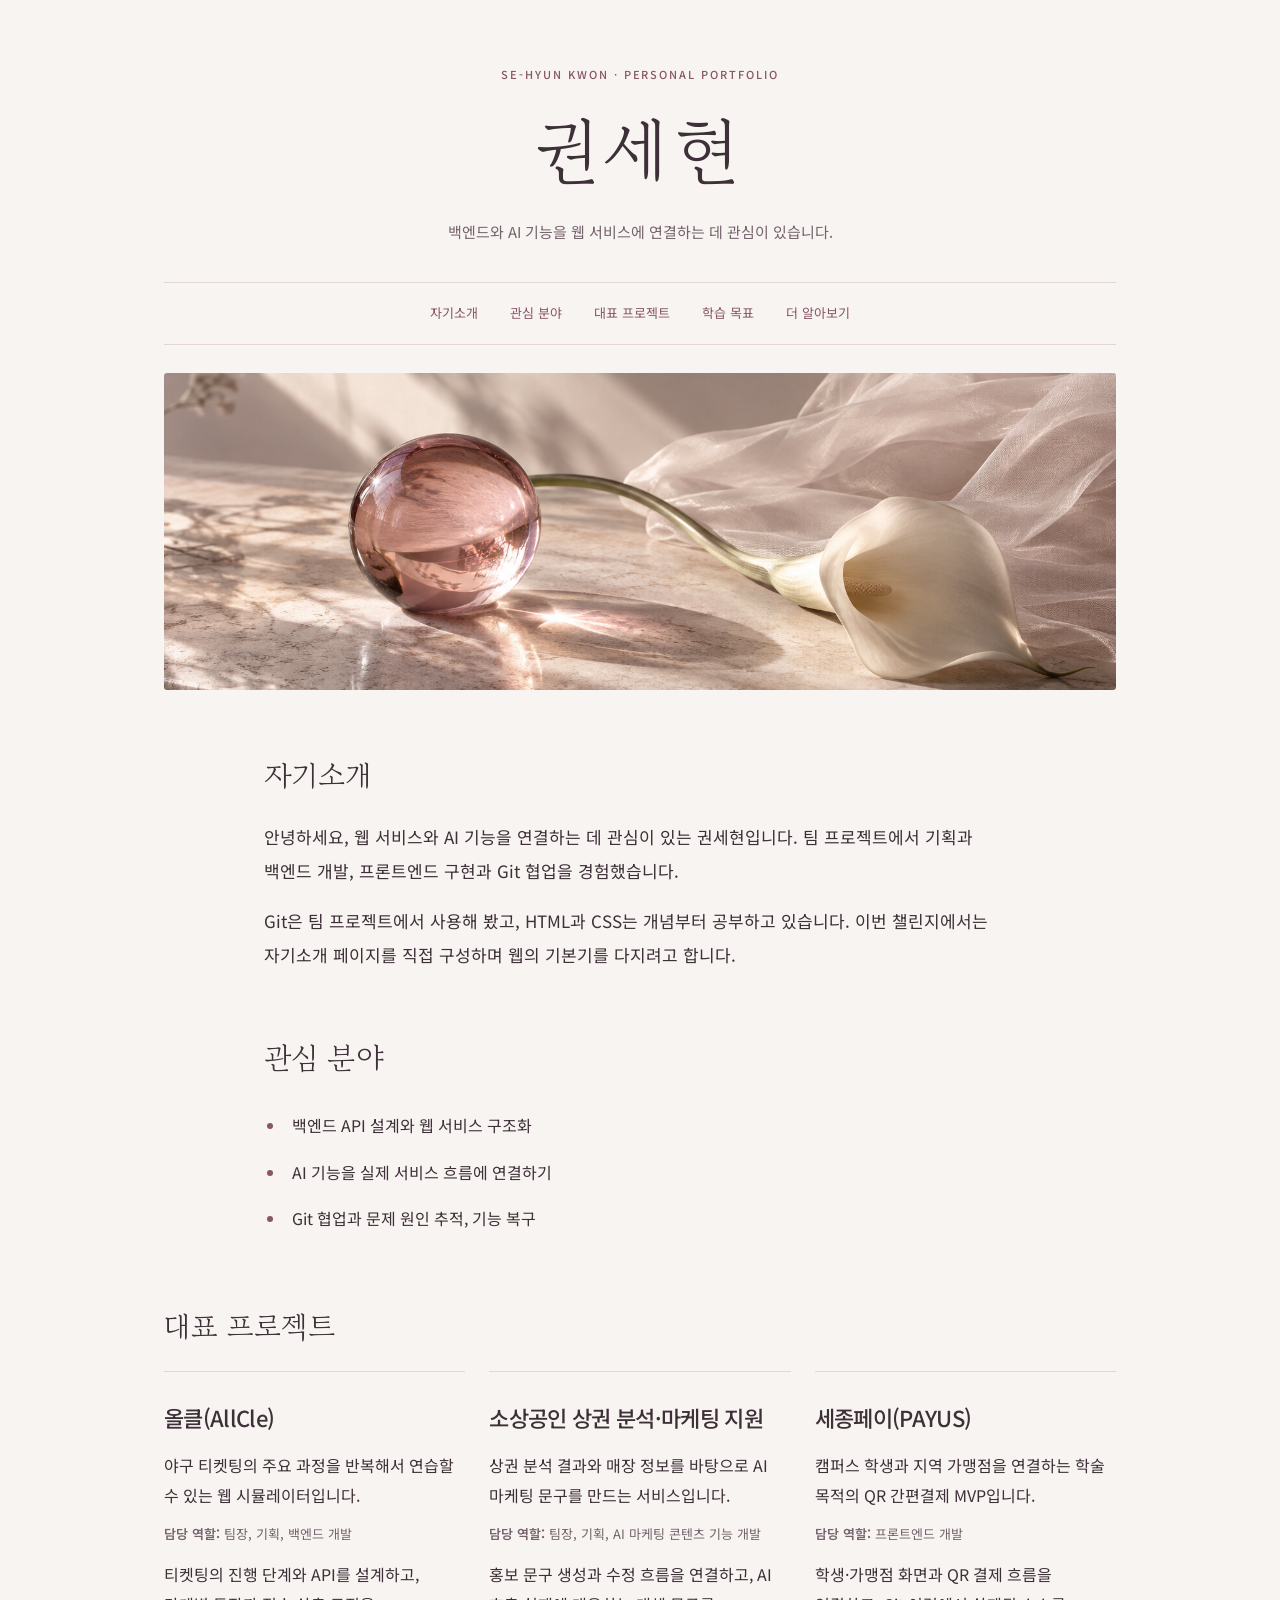
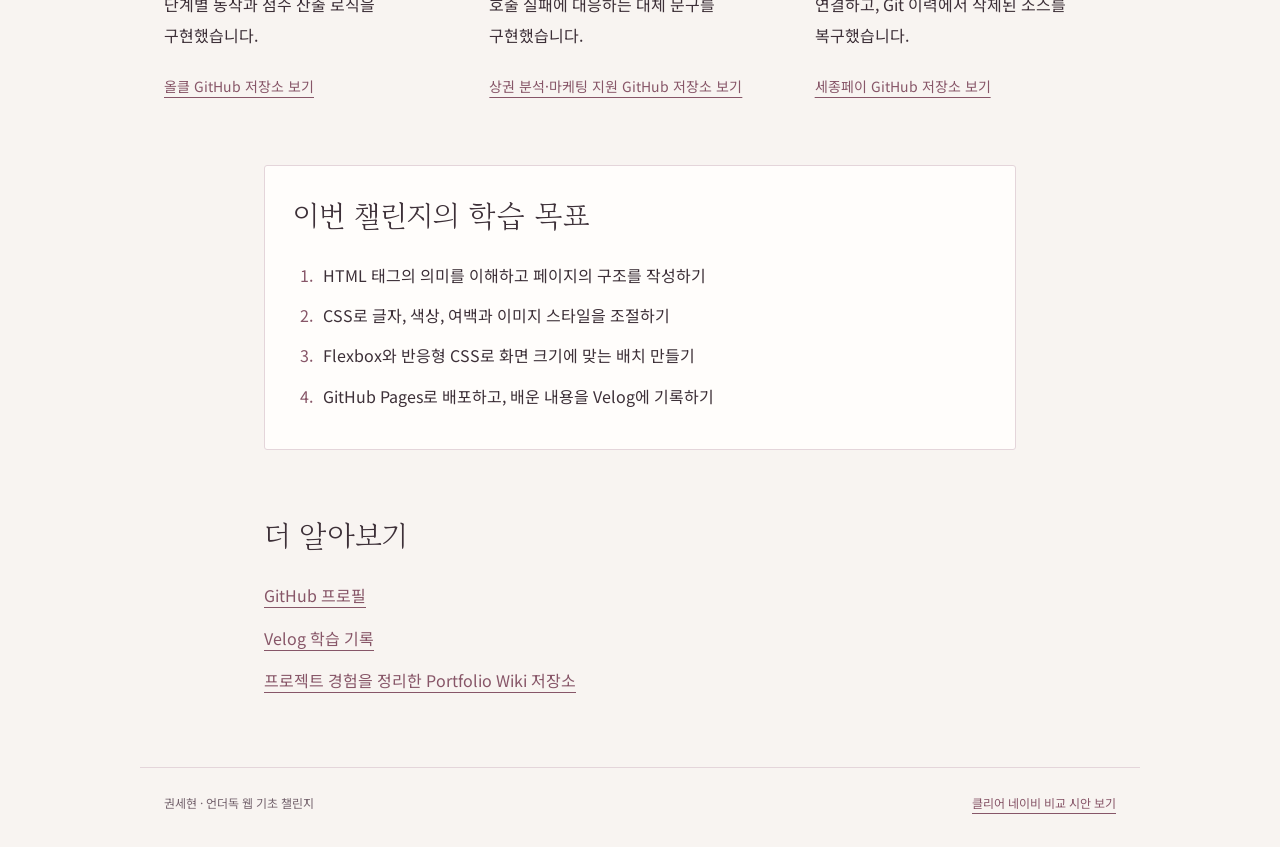
<file: index.html>
<!DOCTYPE html>
<html lang="ko">
<head>
  <meta charset="UTF-8">
  <meta name="viewport" content="width=device-width, initial-scale=1.0">
  <meta name="description" content="백엔드 개발과 AI 기능의 서비스 연결에 관심이 있는 권세현의 자기소개 페이지입니다.">
  <title>권세현 | 자기소개</title>
  <link rel="icon" href="./assets/favicon.svg" type="image/svg+xml">
  <!-- 웹 글꼴을 불러오고, 같은 폴더의 CSS 파일을 연결합니다. -->
  <link rel="preconnect" href="https://fonts.googleapis.com">
  <link rel="preconnect" href="https://fonts.gstatic.com" crossorigin>
  <link href="https://fonts.googleapis.com/css2?family=Gowun+Batang:wght@400;700&amp;family=Noto+Sans+KR:wght@400;500;600&amp;display=swap" rel="stylesheet">
  <link rel="stylesheet" href="./style.css">
</head>
<body>
  <!-- header는 페이지의 소개 영역입니다. h1은 페이지의 대표 제목입니다. -->
  <header>
    <p class="eyebrow">Se-hyun Kwon · Personal portfolio</p>
    <h1>권세현</h1>
    <p class="intro">백엔드와 AI 기능을 웹 서비스에 연결하는 데 관심이 있습니다.</p>

    <!-- #으로 시작하는 링크는 같은 페이지의 해당 id로 이동합니다. -->
    <nav aria-label="페이지 메뉴">
      <ul>
        <li><a href="#about">자기소개</a></li>
        <li><a href="#interests">관심 분야</a></li>
        <li><a href="#projects">대표 프로젝트</a></li>
        <li><a href="#goals">학습 목표</a></li>
        <li><a href="#links">더 알아보기</a></li>
      </ul>
    </nav>
    <!-- 분위기를 위한 장식 이미지이므로 대체 텍스트는 비워 두었습니다. -->
    <img class="mood-image" src="./assets/rose-musk.png" alt="" width="1536" height="1024">
  </header>

  <!-- main은 페이지의 주요 내용이고, section은 주제별 영역입니다. -->
  <main>
    <section id="about">
      <h2>자기소개</h2>
      <p>
        안녕하세요, 웹 서비스와 AI 기능을 연결하는 데 관심이 있는 권세현입니다.
        팀 프로젝트에서 기획과 백엔드 개발, 프론트엔드 구현과 Git 협업을 경험했습니다.
      </p>
      <p>
        Git은 팀 프로젝트에서 사용해 봤고, HTML과 CSS는 개념부터 공부하고 있습니다.
        이번 챌린지에서는 자기소개 페이지를 직접 구성하며 웹의 기본기를 다지려고 합니다.
      </p>
    </section>

    <section id="interests">
      <h2>관심 분야</h2>
      <ul>
        <li>백엔드 API 설계와 웹 서비스 구조화</li>
        <li>AI 기능을 실제 서비스 흐름에 연결하기</li>
        <li>Git 협업과 문제 원인 추적, 기능 복구</li>
      </ul>
    </section>

    <section id="projects">
      <h2>대표 프로젝트</h2>

      <!-- 부모 div가 배치를 담당하고, 각 article은 독립적인 프로젝트 소개입니다. -->
      <div class="project-list">
        <article class="project-card">
          <h3>올클(AllCle)</h3>
          <p>야구 티켓팅의 주요 과정을 반복해서 연습할 수 있는 웹 시뮬레이터입니다.</p>
          <p class="project-role"><strong>담당 역할:</strong> 팀장, 기획, 백엔드 개발</p>
          <p>티켓팅의 진행 단계와 API를 설계하고, 단계별 동작과 점수 산출 로직을 구현했습니다.</p>
          <p class="project-link"><a href="https://github.com/tpgus72513/allcle">올클 GitHub 저장소 보기</a></p>
        </article>

        <article class="project-card">
          <h3>소상공인 상권 분석·마케팅 지원</h3>
          <p>상권 분석 결과와 매장 정보를 바탕으로 AI 마케팅 문구를 만드는 서비스입니다.</p>
          <p class="project-role"><strong>담당 역할:</strong> 팀장, 기획, AI 마케팅 콘텐츠 기능 개발</p>
          <p>홍보 문구 생성과 수정 흐름을 연결하고, AI 호출 실패에 대응하는 대체 문구를 구현했습니다.</p>
          <p class="project-link"><a href="https://github.com/tpgus72513/NxtCloud-2026-07">상권 분석·마케팅 지원 GitHub 저장소 보기</a></p>
        </article>

        <article class="project-card">
          <h3>세종페이(PAYUS)</h3>
          <p>캠퍼스 학생과 지역 가맹점을 연결하는 학술 목적의 QR 간편결제 MVP입니다.</p>
          <p class="project-role"><strong>담당 역할:</strong> 프론트엔드 개발</p>
          <p>학생·가맹점 화면과 QR 결제 흐름을 연결하고, Git 이력에서 삭제된 소스를 복구했습니다.</p>
          <p class="project-link"><a href="https://github.com/FIo-g/PAYUS">세종페이 GitHub 저장소 보기</a></p>
        </article>
      </div>
    </section>

    <section id="goals">
      <h2>이번 챌린지의 학습 목표</h2>
      <ol>
        <li>HTML 태그의 의미를 이해하고 페이지의 구조를 작성하기</li>
        <li>CSS로 글자, 색상, 여백과 이미지 스타일을 조절하기</li>
        <li>Flexbox와 반응형 CSS로 화면 크기에 맞는 배치 만들기</li>
        <li>GitHub Pages로 배포하고, 배운 내용을 Velog에 기록하기</li>
      </ol>
    </section>

    <section id="links">
      <h2>더 알아보기</h2>
      <ul>
        <li><a href="https://github.com/tpgus72513">GitHub 프로필</a></li>
        <li><a href="https://velog.io/@tpgus72513/posts">Velog 학습 기록</a></li>
        <li><a href="https://github.com/tpgus72513/portfolio-wiki">프로젝트 경험을 정리한 Portfolio Wiki 저장소</a></li>
      </ul>
    </section>
  </main>

  <footer>
    <p>권세현 · 언더독 웹 기초 챌린지</p>
    <p><a href="./variants/clear-navy/index.html">클리어 네이비 비교 시안 보기</a></p>
  </footer>
</body>
</html>
</file>
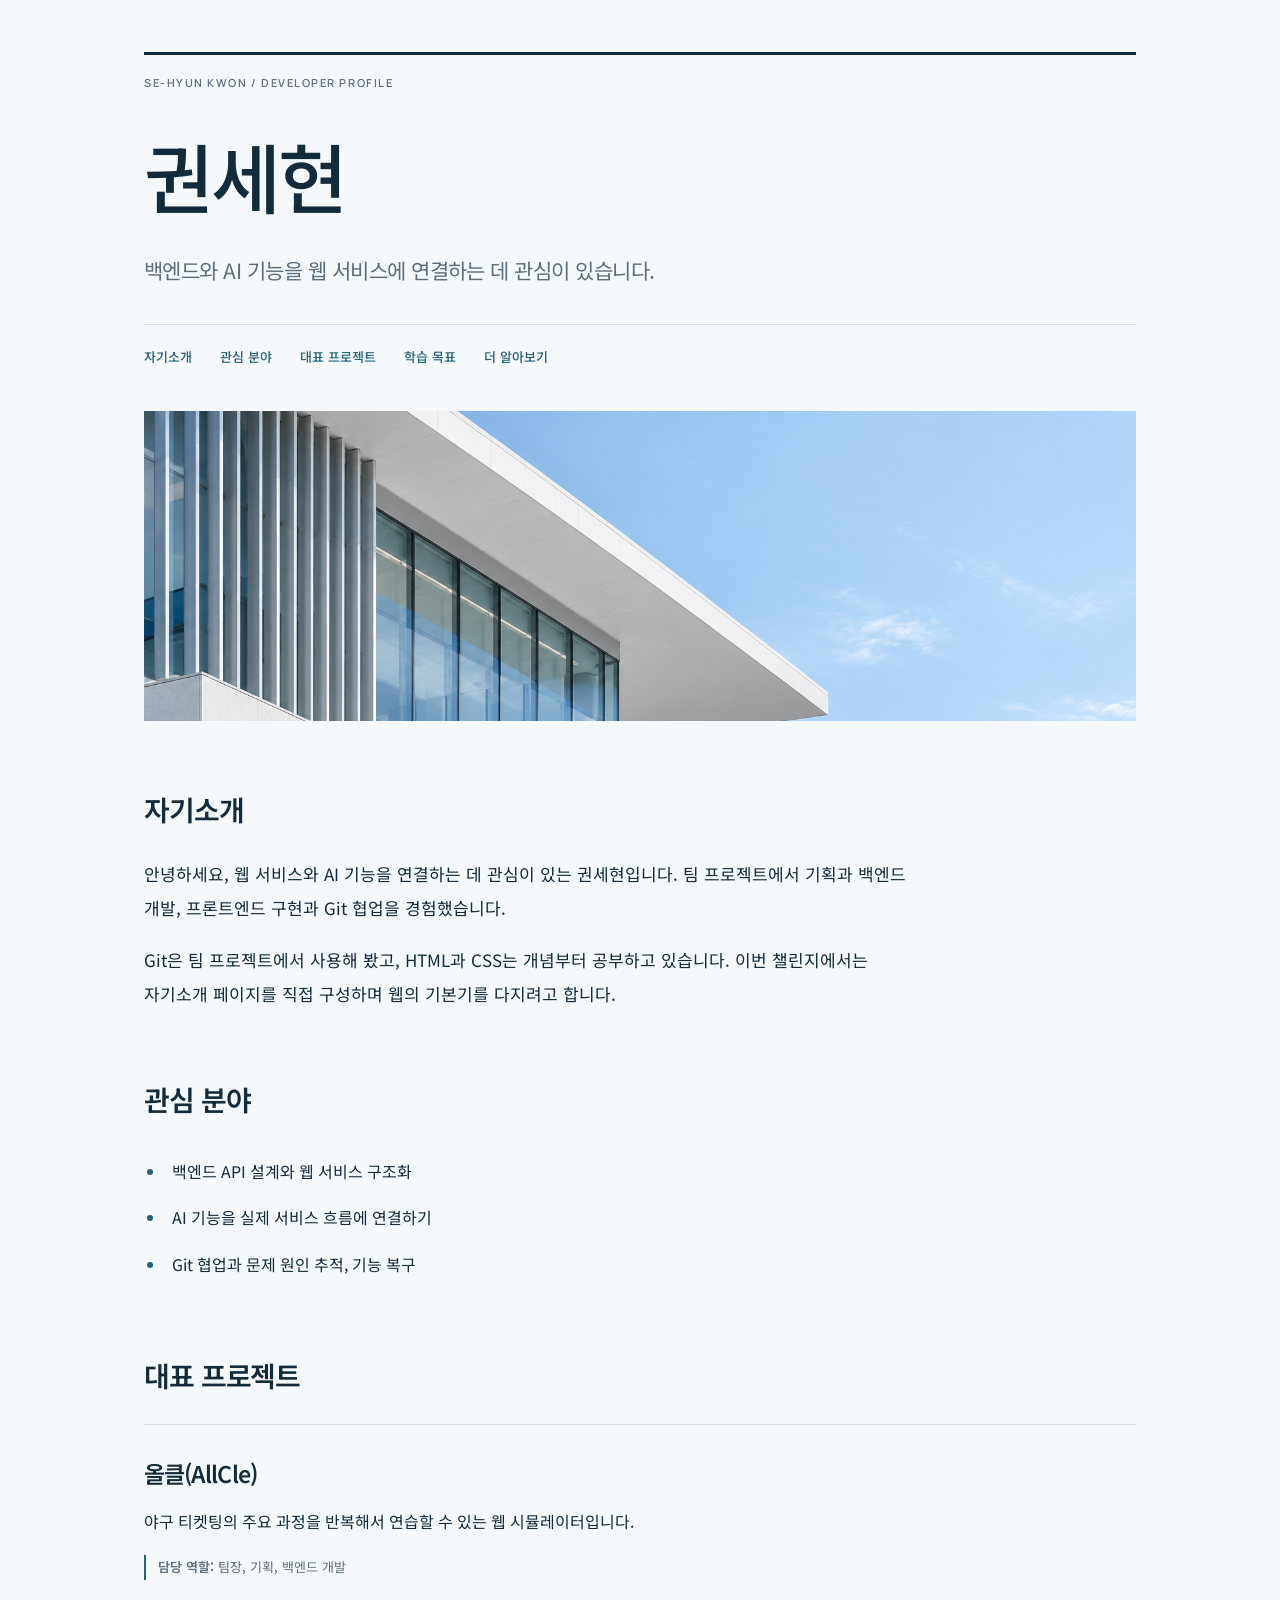
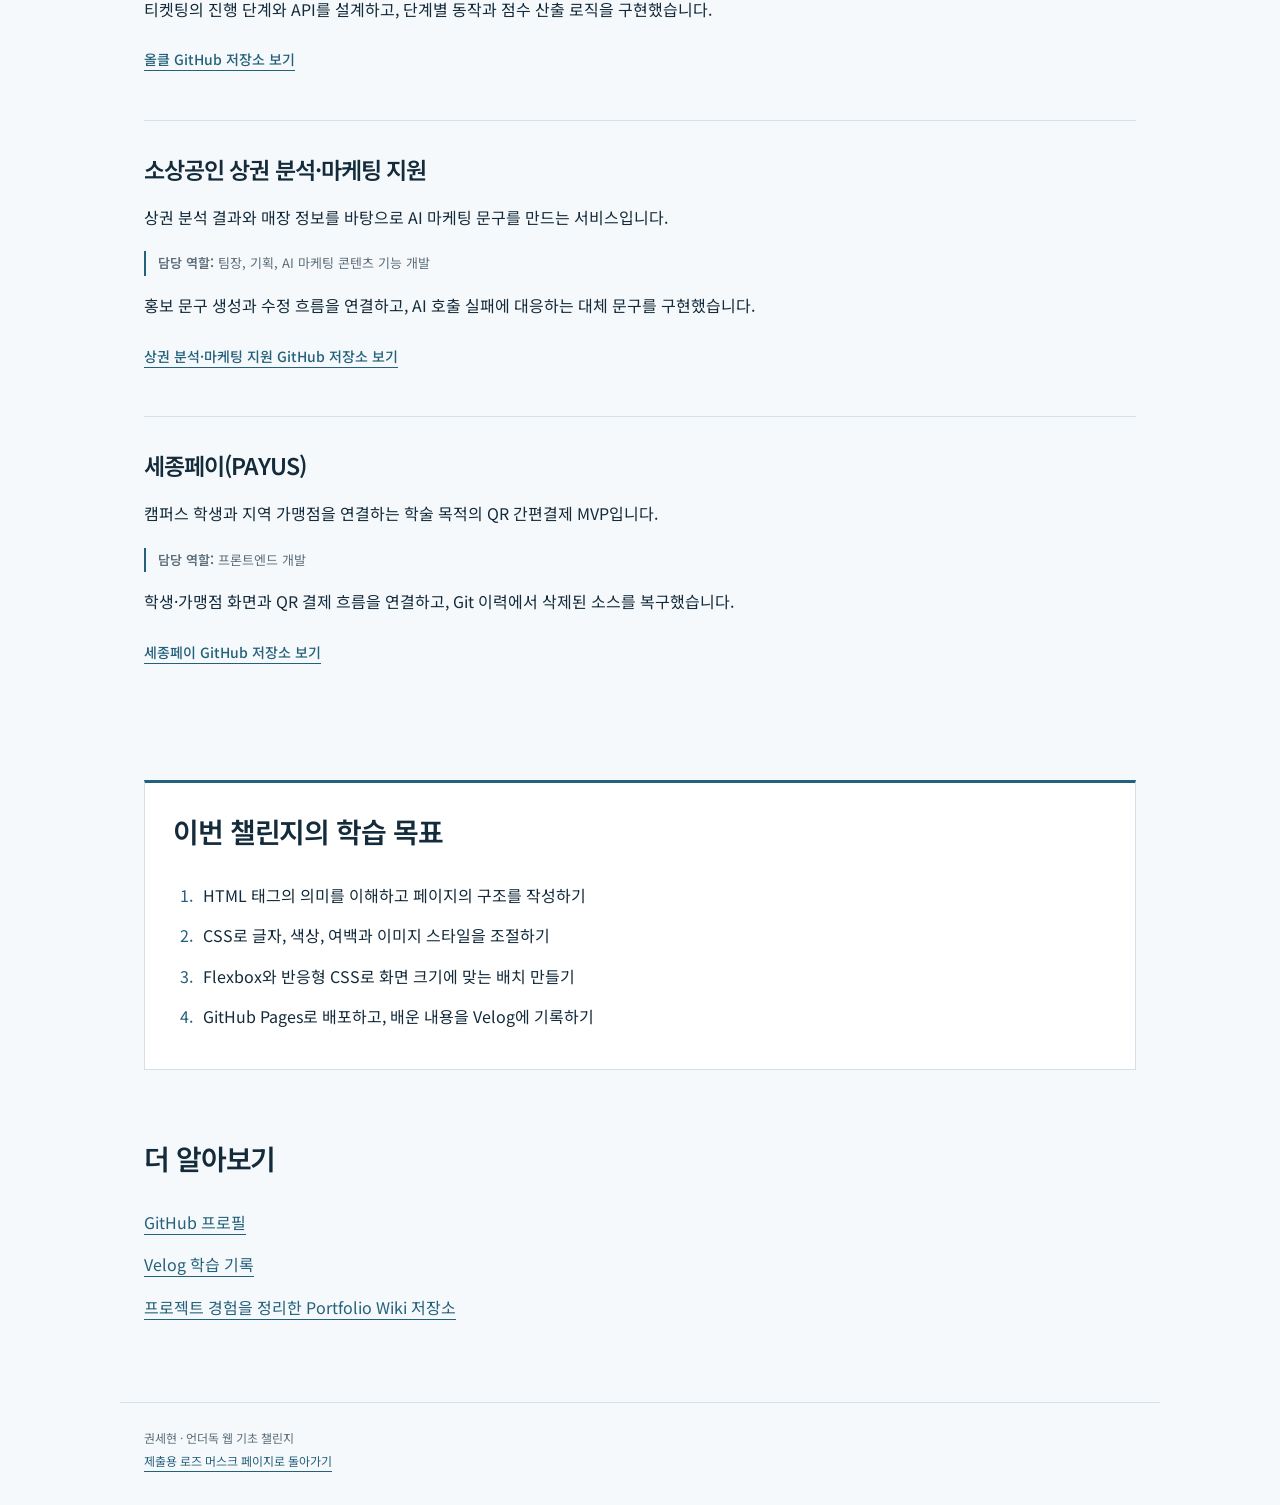
<file: variants/clear-navy/index.html>
<!DOCTYPE html>
<html lang="ko">
<head>
  <meta charset="UTF-8">
  <meta name="viewport" content="width=device-width, initial-scale=1.0">
  <meta name="description" content="백엔드 개발과 AI 기능의 서비스 연결에 관심이 있는 권세현의 자기소개 페이지입니다.">
  <title>권세현 | 자기소개 · 클리어 네이비</title>
  <link rel="icon" href="../../assets/favicon.svg" type="image/svg+xml">
  <!-- 웹 글꼴을 불러오고, 같은 폴더의 CSS 파일을 연결합니다. -->
  <link rel="preconnect" href="https://fonts.googleapis.com">
  <link rel="preconnect" href="https://fonts.gstatic.com" crossorigin>
  <link href="https://fonts.googleapis.com/css2?family=Manrope:wght@600&amp;family=Noto+Sans+KR:wght@400;500;600&amp;display=swap" rel="stylesheet">
  <link rel="stylesheet" href="./style.css">
</head>
<body>
  <!-- header는 페이지의 소개 영역입니다. h1은 페이지의 대표 제목입니다. -->
  <header>
    <p class="eyebrow">Se-hyun Kwon / Developer profile</p>
    <h1>권세현</h1>
    <p class="intro">백엔드와 AI 기능을 웹 서비스에 연결하는 데 관심이 있습니다.</p>

    <!-- #으로 시작하는 링크는 같은 페이지의 해당 id로 이동합니다. -->
    <nav aria-label="페이지 메뉴">
      <ul>
        <li><a href="#about">자기소개</a></li>
        <li><a href="#interests">관심 분야</a></li>
        <li><a href="#projects">대표 프로젝트</a></li>
        <li><a href="#goals">학습 목표</a></li>
        <li><a href="#links">더 알아보기</a></li>
      </ul>
    </nav>
    <!-- 분위기를 위한 장식 이미지이므로 대체 텍스트는 비워 두었습니다. -->
    <img class="mood-image" src="./assets/clear-architecture.png" alt="" width="1536" height="1024">
  </header>

  <!-- main은 페이지의 주요 내용이고, section은 주제별 영역입니다. -->
  <main>
    <section id="about">
      <h2>자기소개</h2>
      <p>
        안녕하세요, 웹 서비스와 AI 기능을 연결하는 데 관심이 있는 권세현입니다.
        팀 프로젝트에서 기획과 백엔드 개발, 프론트엔드 구현과 Git 협업을 경험했습니다.
      </p>
      <p>
        Git은 팀 프로젝트에서 사용해 봤고, HTML과 CSS는 개념부터 공부하고 있습니다.
        이번 챌린지에서는 자기소개 페이지를 직접 구성하며 웹의 기본기를 다지려고 합니다.
      </p>
    </section>

    <section id="interests">
      <h2>관심 분야</h2>
      <ul>
        <li>백엔드 API 설계와 웹 서비스 구조화</li>
        <li>AI 기능을 실제 서비스 흐름에 연결하기</li>
        <li>Git 협업과 문제 원인 추적, 기능 복구</li>
      </ul>
    </section>

    <section id="projects">
      <h2>대표 프로젝트</h2>

      <!-- 각 프로젝트는 독립적인 소개이므로 article로 묶었습니다. -->
      <article>
        <h3>올클(AllCle)</h3>
        <p>야구 티켓팅의 주요 과정을 반복해서 연습할 수 있는 웹 시뮬레이터입니다.</p>
        <p class="project-role"><strong>담당 역할:</strong> 팀장, 기획, 백엔드 개발</p>
        <p>티켓팅의 진행 단계와 API를 설계하고, 단계별 동작과 점수 산출 로직을 구현했습니다.</p>
        <p><a href="https://github.com/tpgus72513/allcle">올클 GitHub 저장소 보기</a></p>
      </article>

      <article>
        <h3>소상공인 상권 분석·마케팅 지원</h3>
        <p>상권 분석 결과와 매장 정보를 바탕으로 AI 마케팅 문구를 만드는 서비스입니다.</p>
        <p class="project-role"><strong>담당 역할:</strong> 팀장, 기획, AI 마케팅 콘텐츠 기능 개발</p>
        <p>홍보 문구 생성과 수정 흐름을 연결하고, AI 호출 실패에 대응하는 대체 문구를 구현했습니다.</p>
        <p><a href="https://github.com/tpgus72513/NxtCloud-2026-07">상권 분석·마케팅 지원 GitHub 저장소 보기</a></p>
      </article>

      <article>
        <h3>세종페이(PAYUS)</h3>
        <p>캠퍼스 학생과 지역 가맹점을 연결하는 학술 목적의 QR 간편결제 MVP입니다.</p>
        <p class="project-role"><strong>담당 역할:</strong> 프론트엔드 개발</p>
        <p>학생·가맹점 화면과 QR 결제 흐름을 연결하고, Git 이력에서 삭제된 소스를 복구했습니다.</p>
        <p><a href="https://github.com/FIo-g/PAYUS">세종페이 GitHub 저장소 보기</a></p>
      </article>
    </section>

    <section id="goals">
      <h2>이번 챌린지의 학습 목표</h2>
      <ol>
        <li>HTML 태그의 의미를 이해하고 페이지의 구조를 작성하기</li>
        <li>CSS로 글자, 색상, 여백과 이미지 스타일을 조절하기</li>
        <li>Flexbox와 반응형 CSS로 화면 크기에 맞는 배치 만들기</li>
        <li>GitHub Pages로 배포하고, 배운 내용을 Velog에 기록하기</li>
      </ol>
    </section>

    <section id="links">
      <h2>더 알아보기</h2>
      <ul>
        <li><a href="https://github.com/tpgus72513">GitHub 프로필</a></li>
        <li><a href="https://velog.io/@tpgus72513/posts">Velog 학습 기록</a></li>
        <li><a href="https://github.com/tpgus72513/portfolio-wiki">프로젝트 경험을 정리한 Portfolio Wiki 저장소</a></li>
      </ul>
    </section>
  </main>

  <footer>
    <p>권세현 · 언더독 웹 기초 챌린지</p>
    <p><a href="../../index.html">제출용 로즈 머스크 페이지로 돌아가기</a></p>
  </footer>
</body>
</html>
</file>
<file: style.css>
/* 1. 색상: 이 값들을 바꾸면 페이지의 분위기를 함께 바꿀 수 있습니다. */
:root {
  --background: #f8f4f1;
  --surface: #fffdfb;
  --text: #3d3038;
  --muted: #74636d;
  --accent: #875668;
  --line: #e4d5da;
}

/* 2. 기본 설정: padding과 border를 요소의 너비 안에 포함합니다. */
* {
  box-sizing: border-box;
}

body {
  margin: 0;
  background-color: var(--background);
  color: var(--text);
  font-family: "Noto Sans KR", "Malgun Gothic", sans-serif;
  font-size: 16px;
  line-height: 1.9;
  word-break: keep-all;
  overflow-wrap: anywhere;
}

/* 3. 글자: 명조체 제목과 고딕체 본문을 함께 사용합니다. */
h1,
h2 {
  font-family: "Gowun Batang", "Batang", serif;
  font-weight: 400;
  line-height: 1.4;
}

h1 {
  margin: 14px 0 18px;
  font-size: 48px;
  letter-spacing: 0.08em;
}

h2 {
  margin: 0 0 24px;
  font-size: 26px;
}

h3 {
  margin: 0 0 14px;
  font-size: 20px;
  font-weight: 500;
  line-height: 1.6;
  letter-spacing: -0.03em;
}

p {
  margin: 0 0 16px;
}

strong {
  font-weight: 600;
}

/* 4. 여백: margin은 바깥쪽, padding은 안쪽 여백입니다. */
header,
main,
footer {
  width: 100%;
  max-width: 1000px;
  margin-right: auto;
  margin-left: auto;
  padding-right: 20px;
  padding-left: 20px;
}

header {
  padding-top: 40px;
  text-align: center;
}

.eyebrow {
  margin-bottom: 0;
  color: var(--accent);
  font-size: 11px;
  font-weight: 500;
  letter-spacing: 0.18em;
  text-transform: uppercase;
}

.intro {
  max-width: 400px;
  margin: 0 auto 36px;
  color: var(--muted);
  font-size: 15px;
}

nav {
  margin-bottom: 28px;
  border-top: 1px solid var(--line);
  border-bottom: 1px solid var(--line);
  padding: 8px 0;
}

/* 메뉴의 부모를 Flexbox로 만들고, 공간이 부족하면 다음 줄로 넘깁니다. */
nav ul {
  display: flex;
  flex-wrap: wrap;
  justify-content: center;
  align-items: center;
  gap: 4px 20px;
  margin: 0;
  padding: 0;
  list-style: none;
}

nav li {
  margin: 0;
}

nav a {
  display: block;
  min-height: 44px;
  padding: 10px 4px;
  font-size: 13px;
  text-decoration: none;
}

/* 5. 이미지: 너비에 맞추고, 정해진 비율 안을 자연스럽게 채웁니다. */
.mood-image {
  display: block;
  width: 100%;
  height: auto;
  aspect-ratio: 3 / 2;
  object-fit: cover;
  object-position: center 67%;
  border-radius: 3px;
}

/* 프로젝트 목록은 넓게, 긴 소개 문장은 읽기 편한 너비로 제한합니다. */
#about,
#interests,
#goals,
#links {
  max-width: 752px;
  margin-right: auto;
  margin-left: auto;
}

section {
  margin-top: 48px;
  scroll-margin-top: 24px;
}

#about p {
  font-size: 16px;
  line-height: 2;
}

#interests ul {
  padding-left: 22px;
}

#interests li {
  padding: 8px 0 8px 6px;
}

li::marker {
  color: var(--accent);
}

/* 6. 프로젝트: 작은 화면에서는 세로로, 넓은 화면에서는 가로로 놓습니다. */
.project-list {
  display: flex;
  flex-direction: column;
  gap: 24px;
}

.project-card {
  display: flex;
  flex-direction: column;
  min-width: 0;
  border-top: 1px solid var(--line);
  padding-top: 28px;
}

.project-card p {
  margin-bottom: 12px;
}

/* 세로 Flexbox에서 위쪽 남는 공간을 채워 같은 줄의 링크를 아래로 맞춥니다. */
.project-card .project-link {
  margin-top: auto;
  margin-bottom: 0;
  padding-top: 8px;
}

.project-role {
  color: var(--muted);
  font-size: 13px;
}

.project-card a {
  display: inline-block;
  font-size: 14px;
}

#goals {
  border: 1px solid var(--line);
  border-radius: 3px;
  padding: 24px;
  background-color: var(--surface);
}

#goals ol {
  margin: 0;
  padding-left: 24px;
}

#goals li {
  margin: 10px 0;
  padding-left: 6px;
}

#links ul {
  margin: 0;
  padding: 0;
  list-style: none;
}

#links li {
  margin: 12px 0;
}

/* 7. 링크: 기본·마우스·키보드 상태를 알아보기 쉽게 표현합니다. */
a {
  color: var(--accent);
  text-decoration-thickness: 1px;
  text-underline-offset: 5px;
}

a:hover {
  color: var(--text);
  text-decoration: underline;
  text-underline-offset: 5px;
}

a:focus-visible {
  outline: 2px solid var(--accent);
  outline-offset: 5px;
  border-radius: 2px;
}

footer {
  display: flex;
  flex-direction: column;
  align-items: center;
  gap: 12px;
  margin-top: 56px;
  border-top: 1px solid var(--line);
  padding-top: 24px;
  padding-bottom: 32px;
  color: var(--muted);
  font-size: 12px;
  text-align: center;
}

footer p {
  margin: 0;
}

/* 8. 반응형: 기본은 작은 화면, 768px 이상에서는 아래 규칙으로 조정합니다. */
@media (min-width: 768px) {
  h1 {
    font-size: 72px;
  }

  h2 {
    font-size: 30px;
  }

  h3 {
    font-size: 22px;
  }

  header,
  main,
  footer {
    padding-right: 24px;
    padding-left: 24px;
  }

  header {
    padding-top: 64px;
  }

  nav ul {
    gap: 4px 24px;
  }

  .mood-image {
    aspect-ratio: 3 / 1;
  }

  section {
    margin-top: 64px;
  }

  #about p {
    font-size: 17px;
  }

  .project-list {
    flex-direction: row;
    flex-wrap: wrap;
  }

  .project-card {
    /* 늘어남 1, 줄어듦 1, 배치 계산의 기준 너비 280px */
    flex: 1 1 280px;
  }

  #goals {
    padding: 28px;
  }

  footer {
    flex-direction: row;
    justify-content: space-between;
    flex-wrap: wrap;
    margin-top: 72px;
    text-align: left;
  }
}
</file>
<file: variants/clear-navy/style.css>
/* 1. 색상: 화이트, 블루그레이, 네이비로 정돈된 인상을 만듭니다. */
:root {
  --background: #f6f9fb;
  --surface: #ffffff;
  --text: #142b3b;
  --muted: #5c6e7b;
  --accent: #24617b;
  --line: #d5e0e7;
}

* {
  box-sizing: border-box;
}

body {
  margin: 0;
  background-color: var(--background);
  color: var(--text);
  font-family: "Noto Sans KR", "Malgun Gothic", sans-serif;
  font-size: 16px;
  line-height: 1.9;
  word-break: keep-all;
  overflow-wrap: anywhere;
}

/* 2. 글자: 한글은 고딕체, 작은 영문 이름은 Manrope를 사용합니다. */
h1,
h2,
h3 {
  line-height: 1.45;
  font-weight: 600;
  letter-spacing: -0.04em;
}

h1 {
  margin: 26px 0 22px;
  font-size: 76px;
  font-weight: 500;
}

h2 {
  margin: 0 0 28px;
  font-size: 28px;
}

h3 {
  margin: 0 0 16px;
  font-size: 23px;
}

p {
  margin: 0 0 18px;
}

strong {
  font-weight: 600;
}

/* 3. 여백: 같은 왼쪽 기준선에 내용을 맞춰 공식 문서처럼 정돈합니다. */
header,
main,
footer {
  width: 100%;
  max-width: 1040px;
  margin-right: auto;
  margin-left: auto;
  padding-right: 24px;
  padding-left: 24px;
}

header {
  padding-top: 52px;
}

.eyebrow {
  margin: 0;
  border-top: 3px solid var(--text);
  padding-top: 18px;
  color: var(--muted);
  font-family: "Manrope", "Noto Sans KR", sans-serif;
  font-size: 11px;
  font-weight: 600;
  letter-spacing: 0.14em;
  text-transform: uppercase;
}

.intro {
  max-width: 580px;
  margin-bottom: 34px;
  color: var(--muted);
  font-size: 21px;
  line-height: 1.8;
  letter-spacing: -0.025em;
}

nav {
  margin-bottom: 28px;
  border-top: 1px solid var(--line);
  padding-top: 15px;
}

nav ul {
  margin: 0;
  padding: 0;
  list-style: none;
}

nav li {
  display: inline-block;
  margin: 0 24px 8px 0;
}

nav a {
  display: inline-block;
  padding: 5px 0;
  font-size: 13px;
  font-weight: 500;
  text-decoration: none;
}

/* 4. 이미지: 가로로 긴 프레임과 직선적인 모서리를 사용합니다. */
.mood-image {
  display: block;
  width: 100%;
  height: auto;
  aspect-ratio: 16 / 5;
  object-fit: cover;
  object-position: center 48%;
  border-radius: 0;
}

section {
  margin-top: 68px;
  scroll-margin-top: 28px;
}

#about p {
  max-width: 780px;
  font-size: 17px;
  line-height: 2;
}

#interests ul {
  margin: 0;
  padding-left: 22px;
}

#interests li {
  padding: 8px 0 8px 6px;
}

li::marker {
  color: var(--accent);
}

/* 5. 프로젝트: 역할과 본문을 구분하되 장식은 얇은 선으로 제한합니다. */
article {
  border-top: 1px solid var(--line);
  padding: 32px 0;
}

article p {
  max-width: 780px;
  margin-bottom: 14px;
}

.project-role {
  display: inline-block;
  border-left: 2px solid var(--accent);
  padding-left: 12px;
  color: var(--muted);
  font-size: 13px;
}

article a {
  display: inline-block;
  margin-top: 8px;
  font-size: 14px;
  font-weight: 500;
}

#goals {
  border: 1px solid var(--line);
  border-top: 3px solid var(--accent);
  padding: 28px;
  background-color: var(--surface);
}

#goals ol {
  margin: 0;
  padding-left: 24px;
}

#goals li {
  margin: 10px 0;
  padding-left: 6px;
}

#links ul {
  margin: 0;
  padding: 0;
  list-style: none;
}

#links li {
  margin: 12px 0;
}

/* 6. 링크: 마우스와 키보드로 접근할 때 상태를 분명하게 표시합니다. */
a {
  color: var(--accent);
  text-decoration-thickness: 1px;
  text-underline-offset: 5px;
}

a:hover {
  color: var(--text);
  text-decoration: underline;
}

a:focus-visible {
  outline: 2px solid var(--accent);
  outline-offset: 5px;
}

footer {
  margin-top: 80px;
  border-top: 1px solid var(--line);
  padding-top: 24px;
  padding-bottom: 32px;
  color: var(--muted);
  font-size: 12px;
}

footer p {
  margin: 0;
}
</file>
